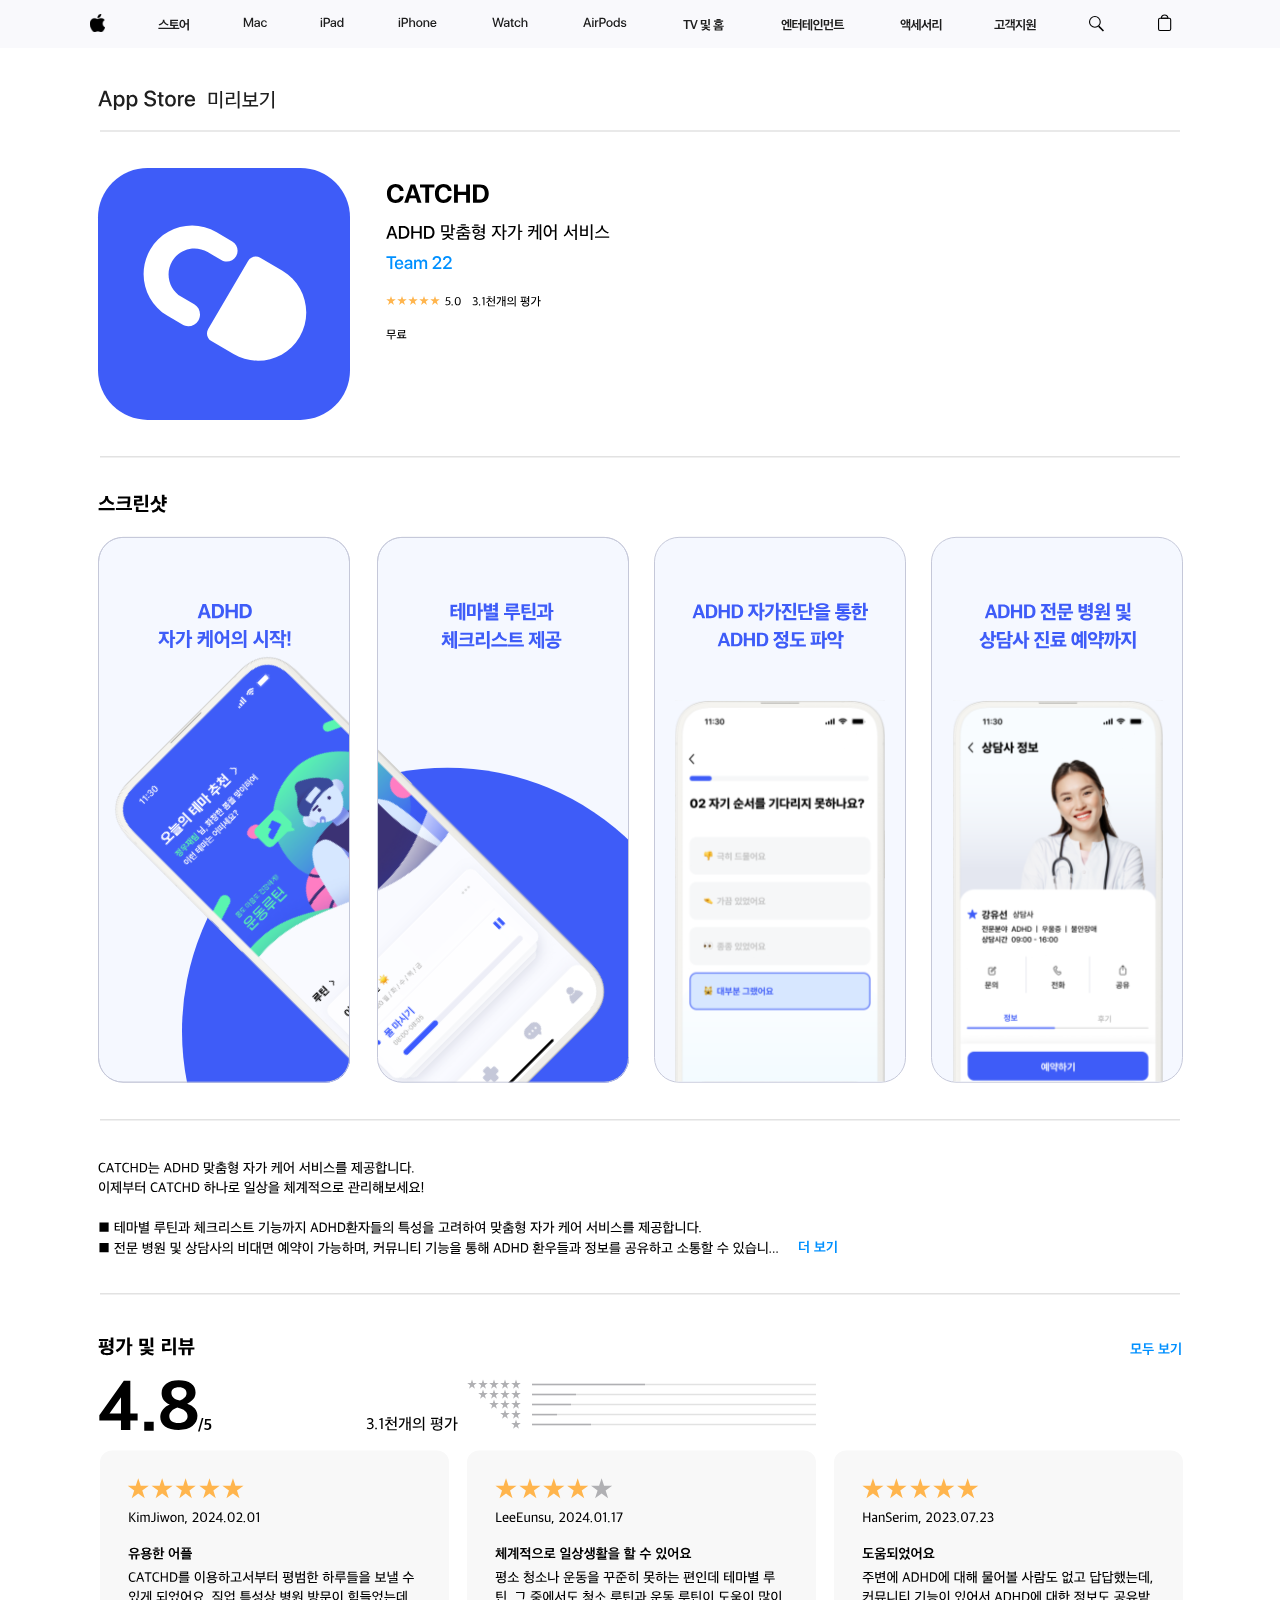
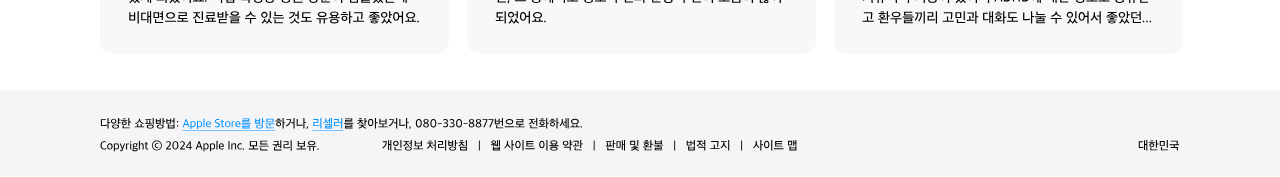
<file: download.html>
<!DOCTYPE html>
<html lang="en">
<head>
    <meta charset="UTF-8">
    <meta name="viewport" content="width=device-width, initial-scale=1.0">
    <title>App Store</title>
    <style>
        * {
            margin: 0;
            padding: 0;
        }
        body {
            overflow-x: hidden;
        }
        img {
            width: 100%;
            height: auto;
            display: block;
        }
    </style>
</head>
<body>
    <img src="public/downpage.svg">
</body>
</html>
</file>
